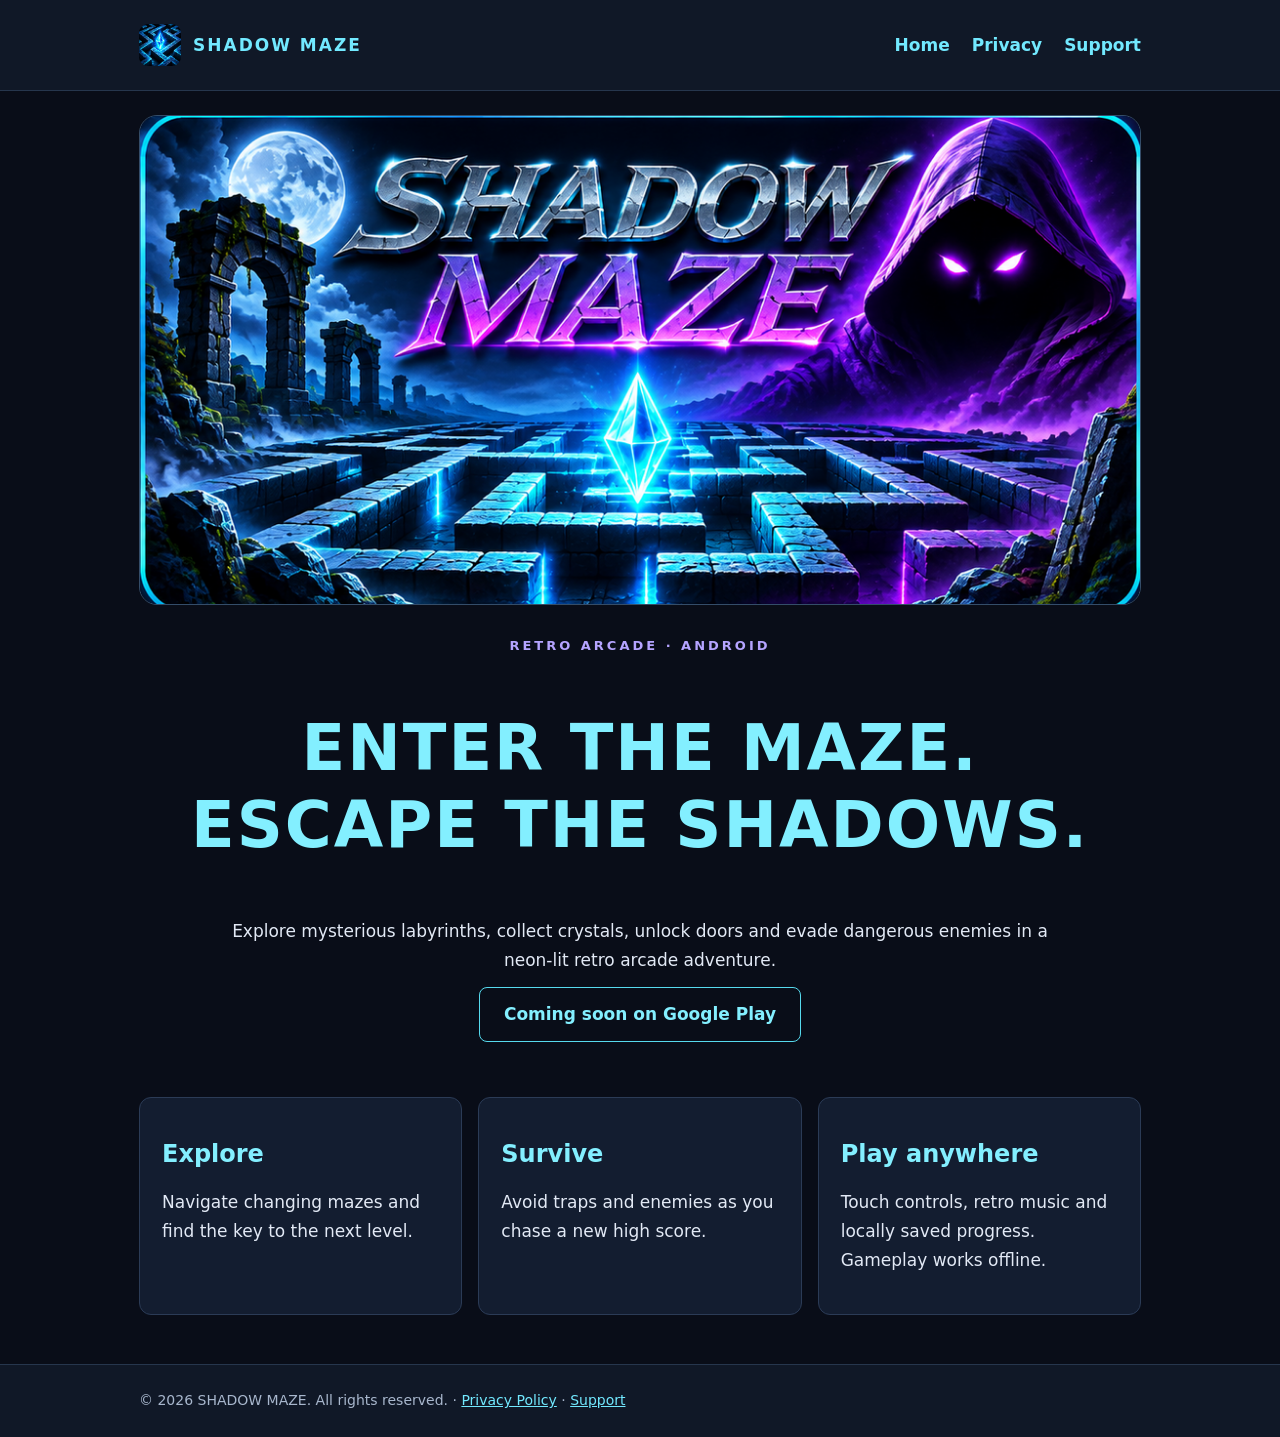
<file: index.html>
<!doctype html><html lang="en"><head><meta charset="utf-8"><meta name="viewport" content="width=device-width, initial-scale=1"><meta name="description" content="SHADOW MAZE official Android arcade game website"><title>Official website | SHADOW MAZE</title><link rel="icon" href="assets/icon.png"><link rel="stylesheet" href="style.css"></head><body><header><nav aria-label="Main navigation"><a class="brand" href="index.html"><img src="assets/icon.png" alt="">SHADOW MAZE</a><span><a href="index.html">Home</a><a href="privacy.html">Privacy</a><a href="support.html">Support</a></span></nav></header><main class=""><img class="hero" src="assets/feature.png" alt="SHADOW MAZE promotional artwork"><section class="intro"><div class="tag">RETRO ARCADE · ANDROID</div><h1>ENTER THE MAZE.<br>ESCAPE THE SHADOWS.</h1><p>Explore mysterious labyrinths, collect crystals, unlock doors and evade dangerous enemies in a neon-lit retro arcade adventure.</p><span class="status">Coming soon on Google Play</span></section><section class="features" aria-label="Game features"><article><h2>Explore</h2><p>Navigate changing mazes and find the key to the next level.</p></article><article><h2>Survive</h2><p>Avoid traps and enemies as you chase a new high score.</p></article><article><h2>Play anywhere</h2><p>Touch controls, retro music and locally saved progress. Gameplay works offline.</p></article></section></main><footer><div>© 2026 SHADOW MAZE. All rights reserved. · <a href="privacy.html">Privacy Policy</a> · <a href="support.html">Support</a></div></footer></body></html>
</file>
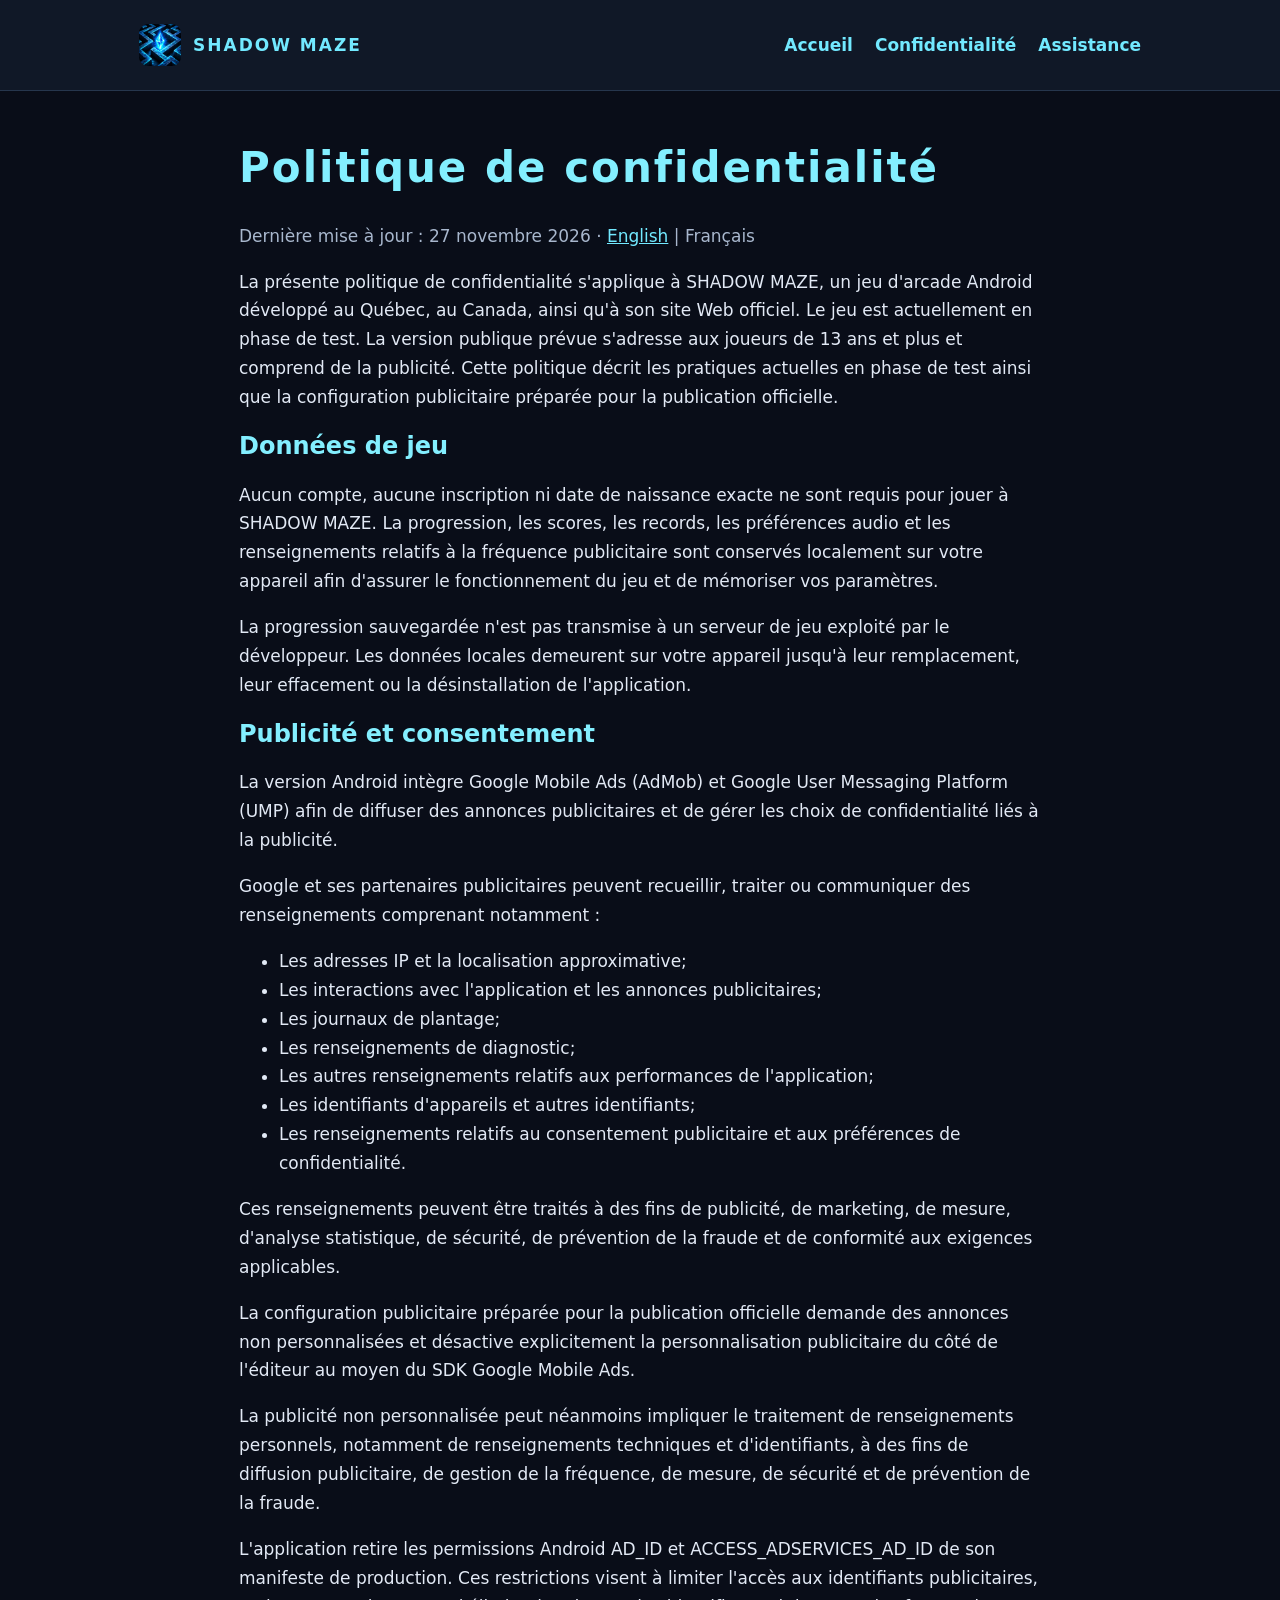
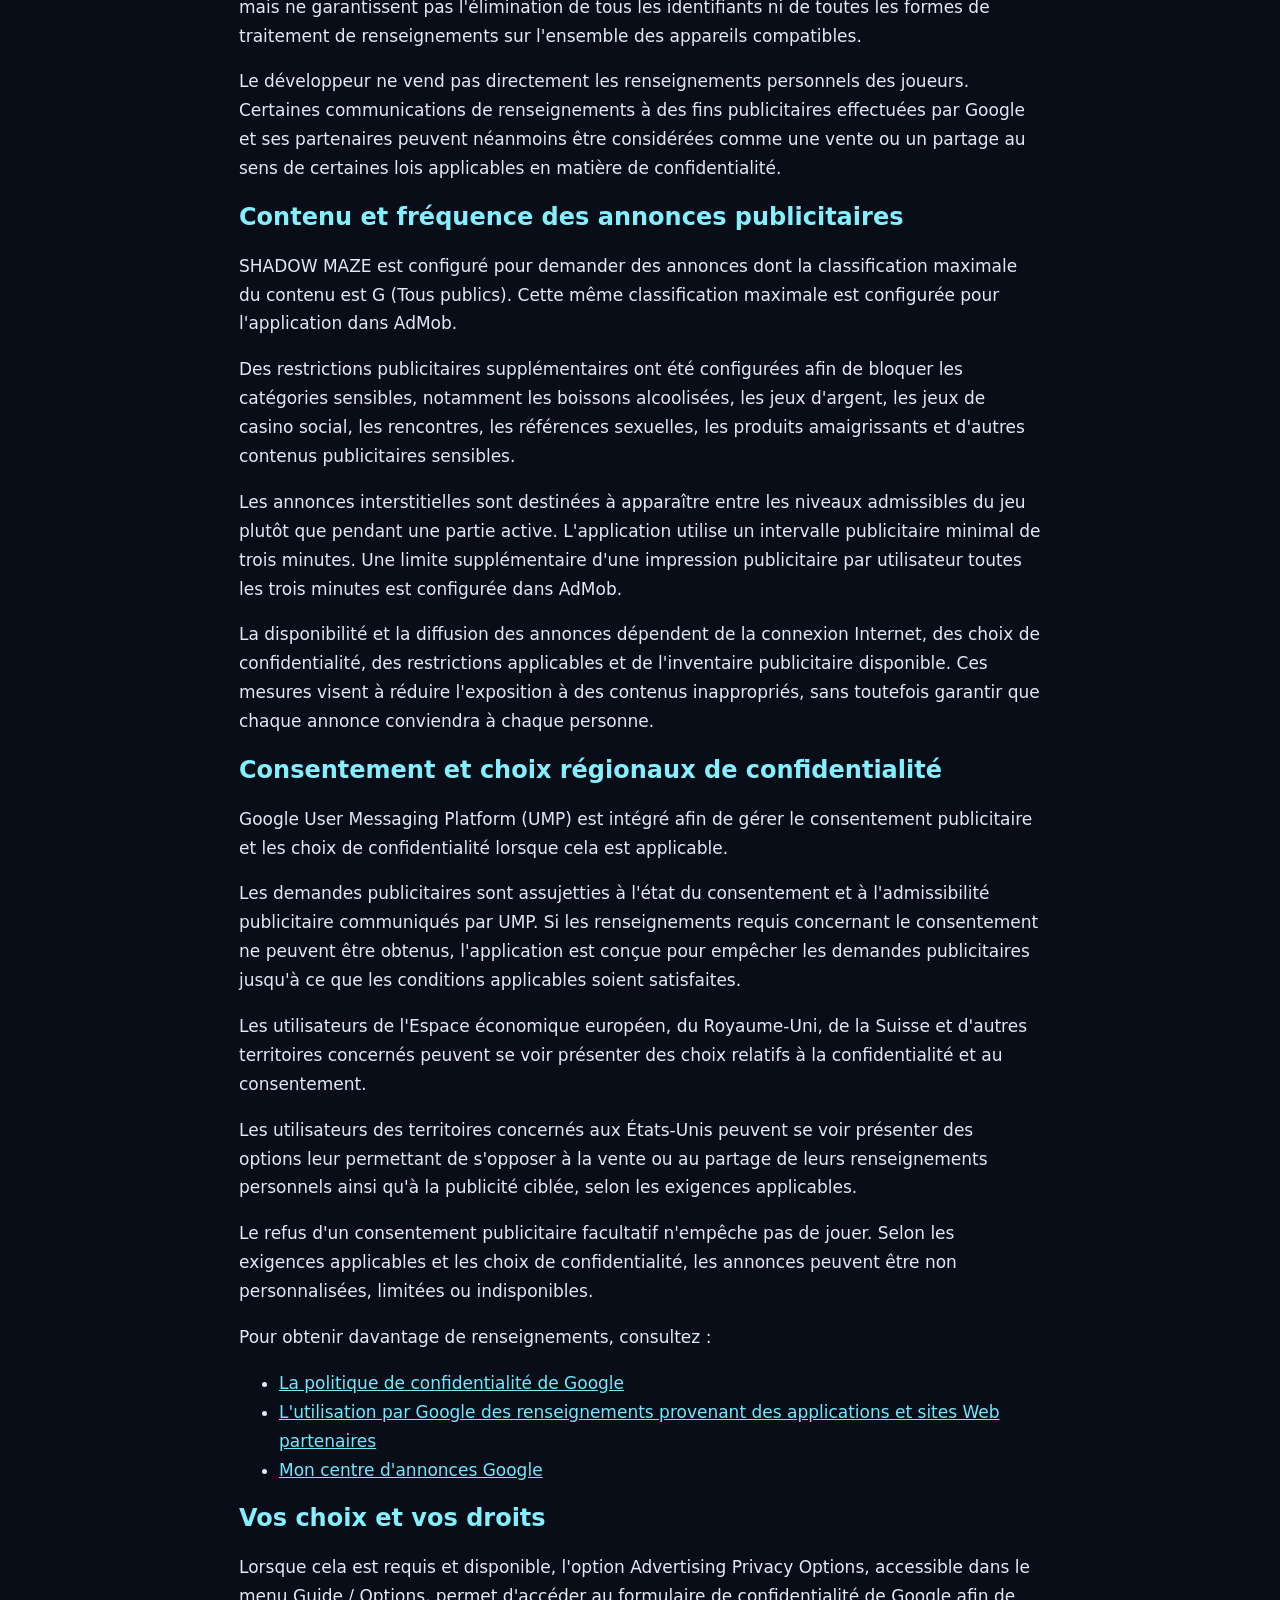
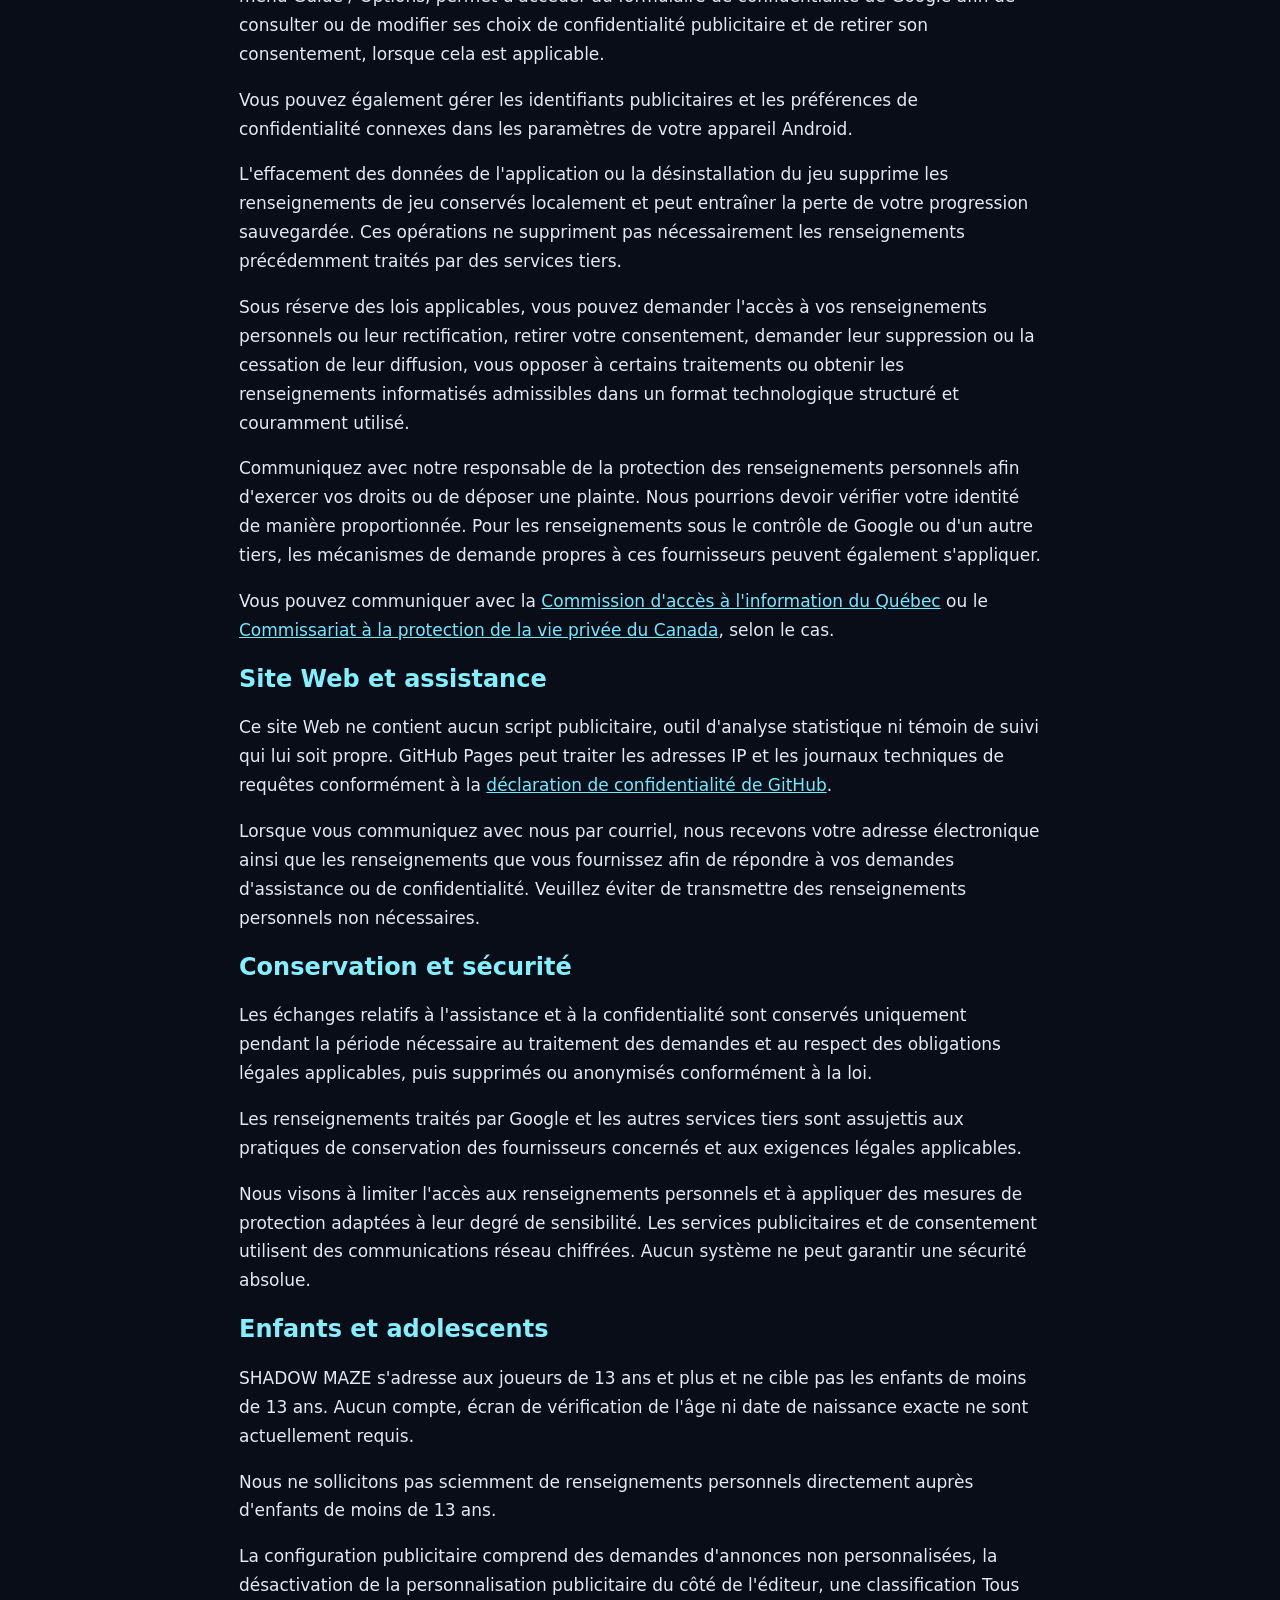
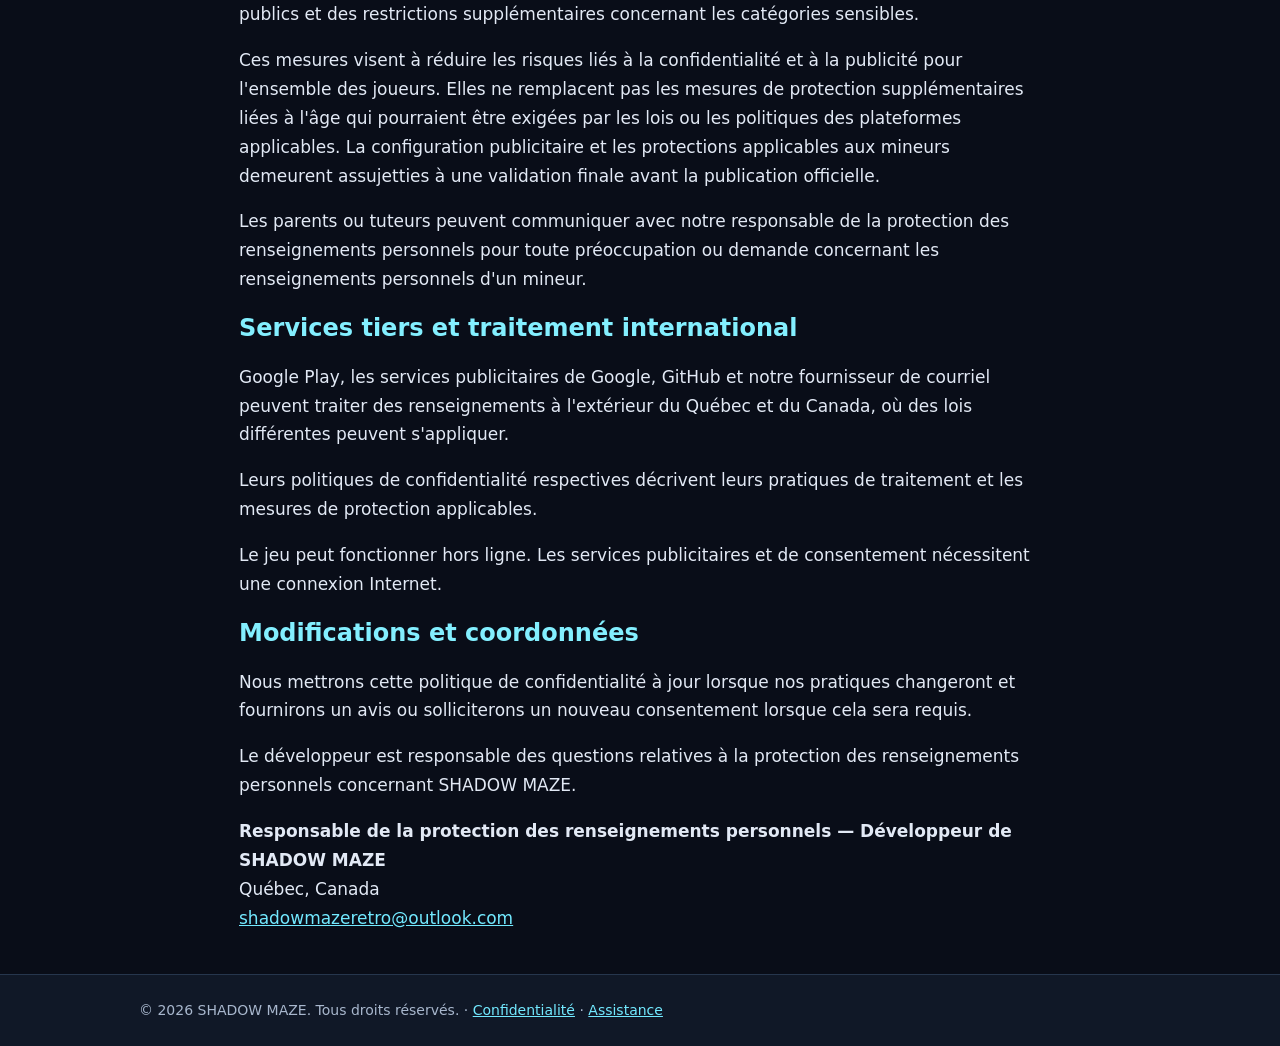
<file: privacy-fr.html>
<!doctype html>
<html lang="fr">
<head>
<meta charset="utf-8">
<meta name="viewport" content="width=device-width, initial-scale=1">
<meta name="description" content="Site officiel du jeu d'arcade Android SHADOW MAZE">
<title>Politique de confidentialité | SHADOW MAZE</title>
<link rel="icon" href="assets/icon.png">
<link rel="stylesheet" href="style.css">
</head>
<body>
<header>
<nav aria-label="Navigation principale">
<a class="brand" href="index.html"><img src="assets/icon.png" alt="">SHADOW MAZE</a>
<span>
<a href="index.html">Accueil</a>
<a href="privacy-fr.html">Confidentialité</a>
<a href="support.html">Assistance</a>
</span>
</nav>
</header>

<main class="legal">

<h1>Politique de confidentialité</h1>
<p class="muted">Dernière mise à jour : 27 novembre 2026 · <a href="privacy.html" hreflang="en" lang="en">English</a> | Français</p>

<p>La présente politique de confidentialité s'applique à SHADOW MAZE, un jeu d'arcade Android développé au Québec, au Canada, ainsi qu'à son site Web officiel. Le jeu est actuellement en phase de test. La version publique prévue s'adresse aux joueurs de 13 ans et plus et comprend de la publicité. Cette politique décrit les pratiques actuelles en phase de test ainsi que la configuration publicitaire préparée pour la publication officielle.</p>

<h2>Données de jeu</h2>

<p>Aucun compte, aucune inscription ni date de naissance exacte ne sont requis pour jouer à SHADOW MAZE. La progression, les scores, les records, les préférences audio et les renseignements relatifs à la fréquence publicitaire sont conservés localement sur votre appareil afin d'assurer le fonctionnement du jeu et de mémoriser vos paramètres.</p>

<p>La progression sauvegardée n'est pas transmise à un serveur de jeu exploité par le développeur. Les données locales demeurent sur votre appareil jusqu'à leur remplacement, leur effacement ou la désinstallation de l'application.</p>

<h2>Publicité et consentement</h2>

<p>La version Android intègre Google Mobile Ads (AdMob) et Google User Messaging Platform (UMP) afin de diffuser des annonces publicitaires et de gérer les choix de confidentialité liés à la publicité.</p>

<p>Google et ses partenaires publicitaires peuvent recueillir, traiter ou communiquer des renseignements comprenant notamment :</p>

<ul>
<li>Les adresses IP et la localisation approximative;</li>
<li>Les interactions avec l'application et les annonces publicitaires;</li>
<li>Les journaux de plantage;</li>
<li>Les renseignements de diagnostic;</li>
<li>Les autres renseignements relatifs aux performances de l'application;</li>
<li>Les identifiants d'appareils et autres identifiants;</li>
<li>Les renseignements relatifs au consentement publicitaire et aux préférences de confidentialité.</li>
</ul>

<p>Ces renseignements peuvent être traités à des fins de publicité, de marketing, de mesure, d'analyse statistique, de sécurité, de prévention de la fraude et de conformité aux exigences applicables.</p>

<p>La configuration publicitaire préparée pour la publication officielle demande des annonces non personnalisées et désactive explicitement la personnalisation publicitaire du côté de l'éditeur au moyen du SDK Google Mobile Ads.</p>

<p>La publicité non personnalisée peut néanmoins impliquer le traitement de renseignements personnels, notamment de renseignements techniques et d'identifiants, à des fins de diffusion publicitaire, de gestion de la fréquence, de mesure, de sécurité et de prévention de la fraude.</p>

<p>L'application retire les permissions Android AD_ID et ACCESS_ADSERVICES_AD_ID de son manifeste de production. Ces restrictions visent à limiter l'accès aux identifiants publicitaires, mais ne garantissent pas l'élimination de tous les identifiants ni de toutes les formes de traitement de renseignements sur l'ensemble des appareils compatibles.</p>

<p>Le développeur ne vend pas directement les renseignements personnels des joueurs. Certaines communications de renseignements à des fins publicitaires effectuées par Google et ses partenaires peuvent néanmoins être considérées comme une vente ou un partage au sens de certaines lois applicables en matière de confidentialité.</p>

<h2>Contenu et fréquence des annonces publicitaires</h2>

<p>SHADOW MAZE est configuré pour demander des annonces dont la classification maximale du contenu est G (Tous publics). Cette même classification maximale est configurée pour l'application dans AdMob.</p>

<p>Des restrictions publicitaires supplémentaires ont été configurées afin de bloquer les catégories sensibles, notamment les boissons alcoolisées, les jeux d'argent, les jeux de casino social, les rencontres, les références sexuelles, les produits amaigrissants et d'autres contenus publicitaires sensibles.</p>

<p>Les annonces interstitielles sont destinées à apparaître entre les niveaux admissibles du jeu plutôt que pendant une partie active. L'application utilise un intervalle publicitaire minimal de trois minutes. Une limite supplémentaire d'une impression publicitaire par utilisateur toutes les trois minutes est configurée dans AdMob.</p>

<p>La disponibilité et la diffusion des annonces dépendent de la connexion Internet, des choix de confidentialité, des restrictions applicables et de l'inventaire publicitaire disponible. Ces mesures visent à réduire l'exposition à des contenus inappropriés, sans toutefois garantir que chaque annonce conviendra à chaque personne.</p>

<h2>Consentement et choix régionaux de confidentialité</h2>

<p>Google User Messaging Platform (UMP) est intégré afin de gérer le consentement publicitaire et les choix de confidentialité lorsque cela est applicable.</p>

<p>Les demandes publicitaires sont assujetties à l'état du consentement et à l'admissibilité publicitaire communiqués par UMP. Si les renseignements requis concernant le consentement ne peuvent être obtenus, l'application est conçue pour empêcher les demandes publicitaires jusqu'à ce que les conditions applicables soient satisfaites.</p>

<p>Les utilisateurs de l'Espace économique européen, du Royaume-Uni, de la Suisse et d'autres territoires concernés peuvent se voir présenter des choix relatifs à la confidentialité et au consentement.</p>

<p>Les utilisateurs des territoires concernés aux États-Unis peuvent se voir présenter des options leur permettant de s'opposer à la vente ou au partage de leurs renseignements personnels ainsi qu'à la publicité ciblée, selon les exigences applicables.</p>

<p>Le refus d'un consentement publicitaire facultatif n'empêche pas de jouer. Selon les exigences applicables et les choix de confidentialité, les annonces peuvent être non personnalisées, limitées ou indisponibles.</p>

<p>Pour obtenir davantage de renseignements, consultez :</p>

<ul>
<li><a href="https://policies.google.com/privacy?hl=fr">La politique de confidentialité de Google</a></li>
<li><a href="https://policies.google.com/technologies/partner-sites?hl=fr">L'utilisation par Google des renseignements provenant des applications et sites Web partenaires</a></li>
<li><a href="https://myadcenter.google.com/">Mon centre d'annonces Google</a></li>
</ul>

<h2>Vos choix et vos droits</h2>

<p>Lorsque cela est requis et disponible, l'option Advertising Privacy Options, accessible dans le menu Guide / Options, permet d'accéder au formulaire de confidentialité de Google afin de consulter ou de modifier ses choix de confidentialité publicitaire et de retirer son consentement, lorsque cela est applicable.</p>

<p>Vous pouvez également gérer les identifiants publicitaires et les préférences de confidentialité connexes dans les paramètres de votre appareil Android.</p>

<p>L'effacement des données de l'application ou la désinstallation du jeu supprime les renseignements de jeu conservés localement et peut entraîner la perte de votre progression sauvegardée. Ces opérations ne suppriment pas nécessairement les renseignements précédemment traités par des services tiers.</p>

<p>Sous réserve des lois applicables, vous pouvez demander l'accès à vos renseignements personnels ou leur rectification, retirer votre consentement, demander leur suppression ou la cessation de leur diffusion, vous opposer à certains traitements ou obtenir les renseignements informatisés admissibles dans un format technologique structuré et couramment utilisé.</p>

<p>Communiquez avec notre responsable de la protection des renseignements personnels afin d'exercer vos droits ou de déposer une plainte. Nous pourrions devoir vérifier votre identité de manière proportionnée. Pour les renseignements sous le contrôle de Google ou d'un autre tiers, les mécanismes de demande propres à ces fournisseurs peuvent également s'appliquer.</p>

<p>Vous pouvez communiquer avec la <a href="https://www.cai.gouv.qc.ca/">Commission d'accès à l'information du Québec</a> ou le <a href="https://www.priv.gc.ca/fr/">Commissariat à la protection de la vie privée du Canada</a>, selon le cas.</p>

<h2>Site Web et assistance</h2>

<p>Ce site Web ne contient aucun script publicitaire, outil d'analyse statistique ni témoin de suivi qui lui soit propre. GitHub Pages peut traiter les adresses IP et les journaux techniques de requêtes conformément à la <a href="https://docs.github.com/en/site-policy/privacy-policies/github-general-privacy-statement">déclaration de confidentialité de GitHub</a>.</p>

<p>Lorsque vous communiquez avec nous par courriel, nous recevons votre adresse électronique ainsi que les renseignements que vous fournissez afin de répondre à vos demandes d'assistance ou de confidentialité. Veuillez éviter de transmettre des renseignements personnels non nécessaires.</p>

<h2>Conservation et sécurité</h2>

<p>Les échanges relatifs à l'assistance et à la confidentialité sont conservés uniquement pendant la période nécessaire au traitement des demandes et au respect des obligations légales applicables, puis supprimés ou anonymisés conformément à la loi.</p>

<p>Les renseignements traités par Google et les autres services tiers sont assujettis aux pratiques de conservation des fournisseurs concernés et aux exigences légales applicables.</p>

<p>Nous visons à limiter l'accès aux renseignements personnels et à appliquer des mesures de protection adaptées à leur degré de sensibilité. Les services publicitaires et de consentement utilisent des communications réseau chiffrées. Aucun système ne peut garantir une sécurité absolue.</p>

<h2>Enfants et adolescents</h2>

<p>SHADOW MAZE s'adresse aux joueurs de 13 ans et plus et ne cible pas les enfants de moins de 13 ans. Aucun compte, écran de vérification de l'âge ni date de naissance exacte ne sont actuellement requis.</p>

<p>Nous ne sollicitons pas sciemment de renseignements personnels directement auprès d'enfants de moins de 13 ans.</p>

<p>La configuration publicitaire comprend des demandes d'annonces non personnalisées, la désactivation de la personnalisation publicitaire du côté de l'éditeur, une classification Tous publics et des restrictions supplémentaires concernant les catégories sensibles.</p>

<p>Ces mesures visent à réduire les risques liés à la confidentialité et à la publicité pour l'ensemble des joueurs. Elles ne remplacent pas les mesures de protection supplémentaires liées à l'âge qui pourraient être exigées par les lois ou les politiques des plateformes applicables. La configuration publicitaire et les protections applicables aux mineurs demeurent assujetties à une validation finale avant la publication officielle.</p>

<p>Les parents ou tuteurs peuvent communiquer avec notre responsable de la protection des renseignements personnels pour toute préoccupation ou demande concernant les renseignements personnels d'un mineur.</p>

<h2>Services tiers et traitement international</h2>

<p>Google Play, les services publicitaires de Google, GitHub et notre fournisseur de courriel peuvent traiter des renseignements à l'extérieur du Québec et du Canada, où des lois différentes peuvent s'appliquer.</p>

<p>Leurs politiques de confidentialité respectives décrivent leurs pratiques de traitement et les mesures de protection applicables.</p>

<p>Le jeu peut fonctionner hors ligne. Les services publicitaires et de consentement nécessitent une connexion Internet.</p>

<h2>Modifications et coordonnées</h2>

<p>Nous mettrons cette politique de confidentialité à jour lorsque nos pratiques changeront et fournirons un avis ou solliciterons un nouveau consentement lorsque cela sera requis.</p>

<p>Le développeur est responsable des questions relatives à la protection des renseignements personnels concernant SHADOW MAZE.</p>

<p>
<strong>Responsable de la protection des renseignements personnels — Développeur de SHADOW MAZE</strong><br>
Québec, Canada<br>
<a href="mailto:shadowmazeretro@outlook.com">shadowmazeretro@outlook.com</a>
</p>

</main>

<footer>
<div>
© 2026 SHADOW MAZE. Tous droits réservés. ·
<a href="privacy-fr.html">Confidentialité</a> ·
<a href="support.html">Assistance</a>
</div>
</footer>

</body>
</html>
</file>
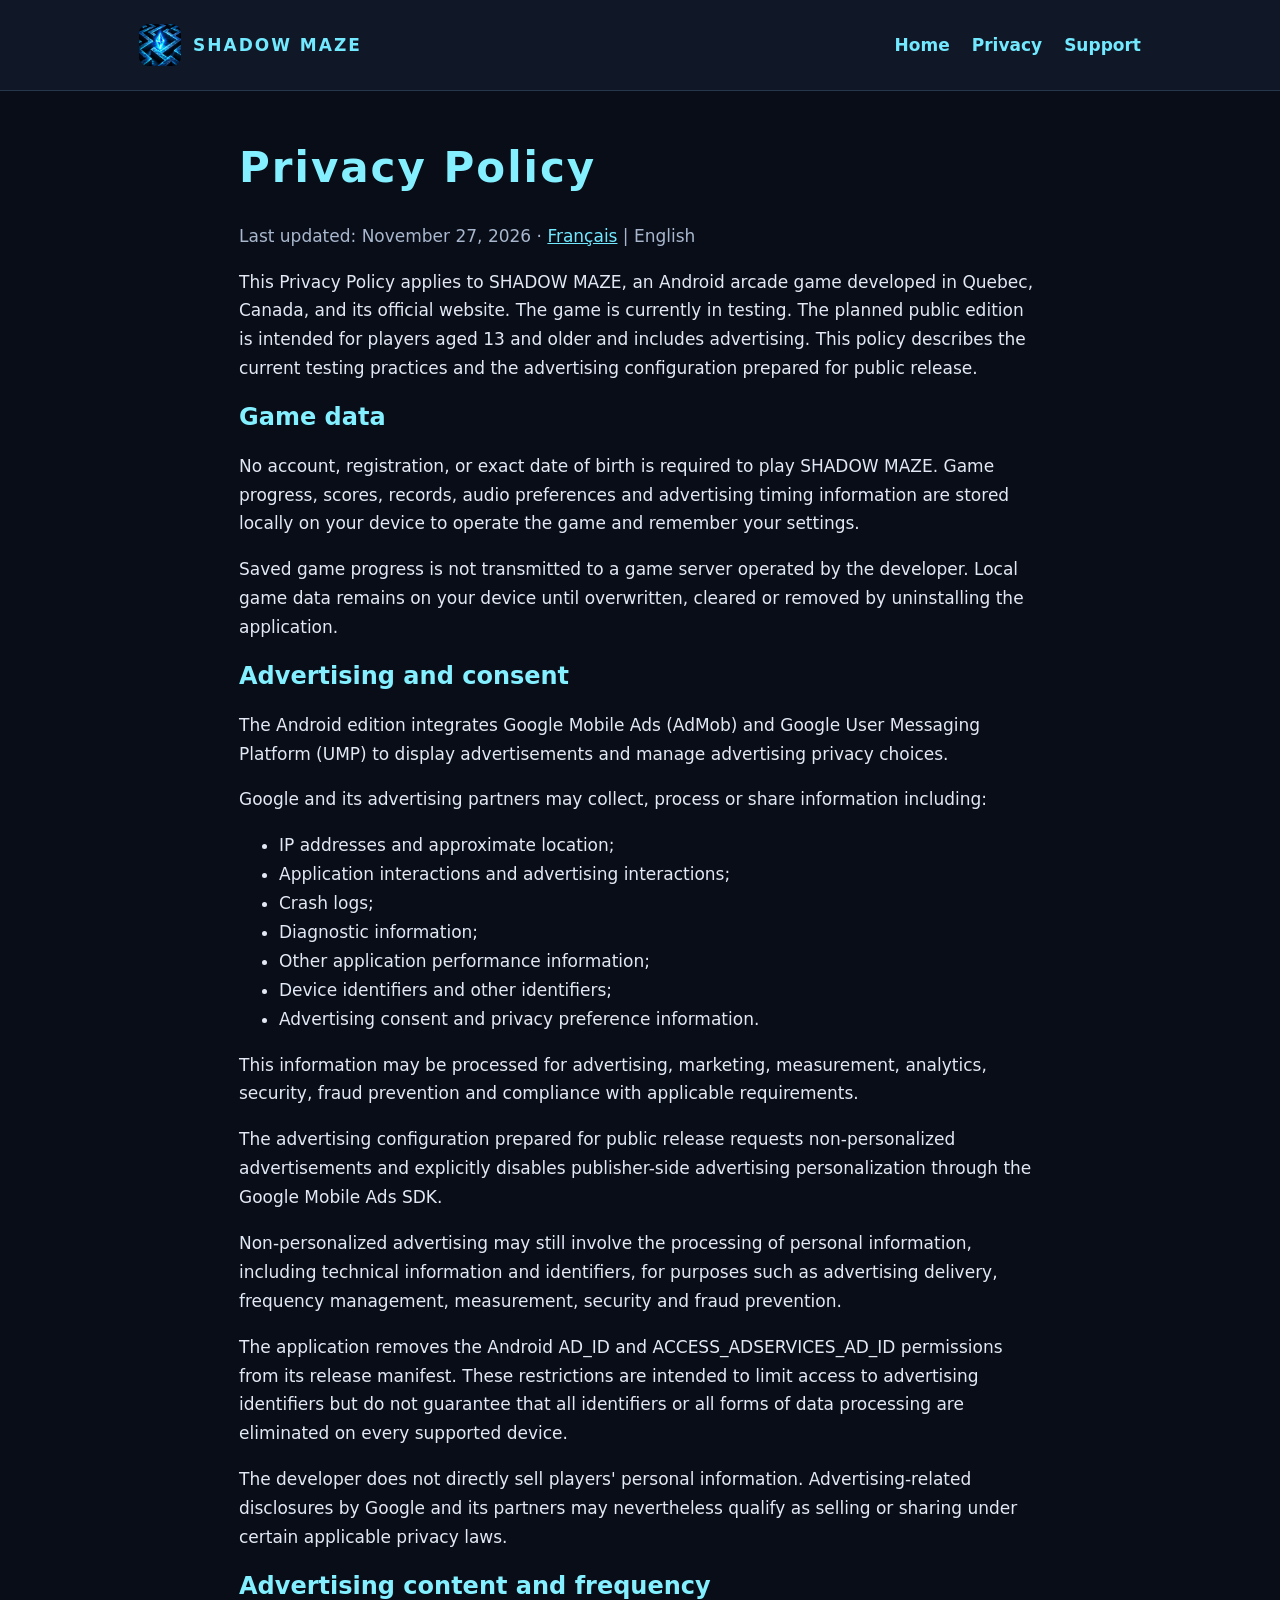
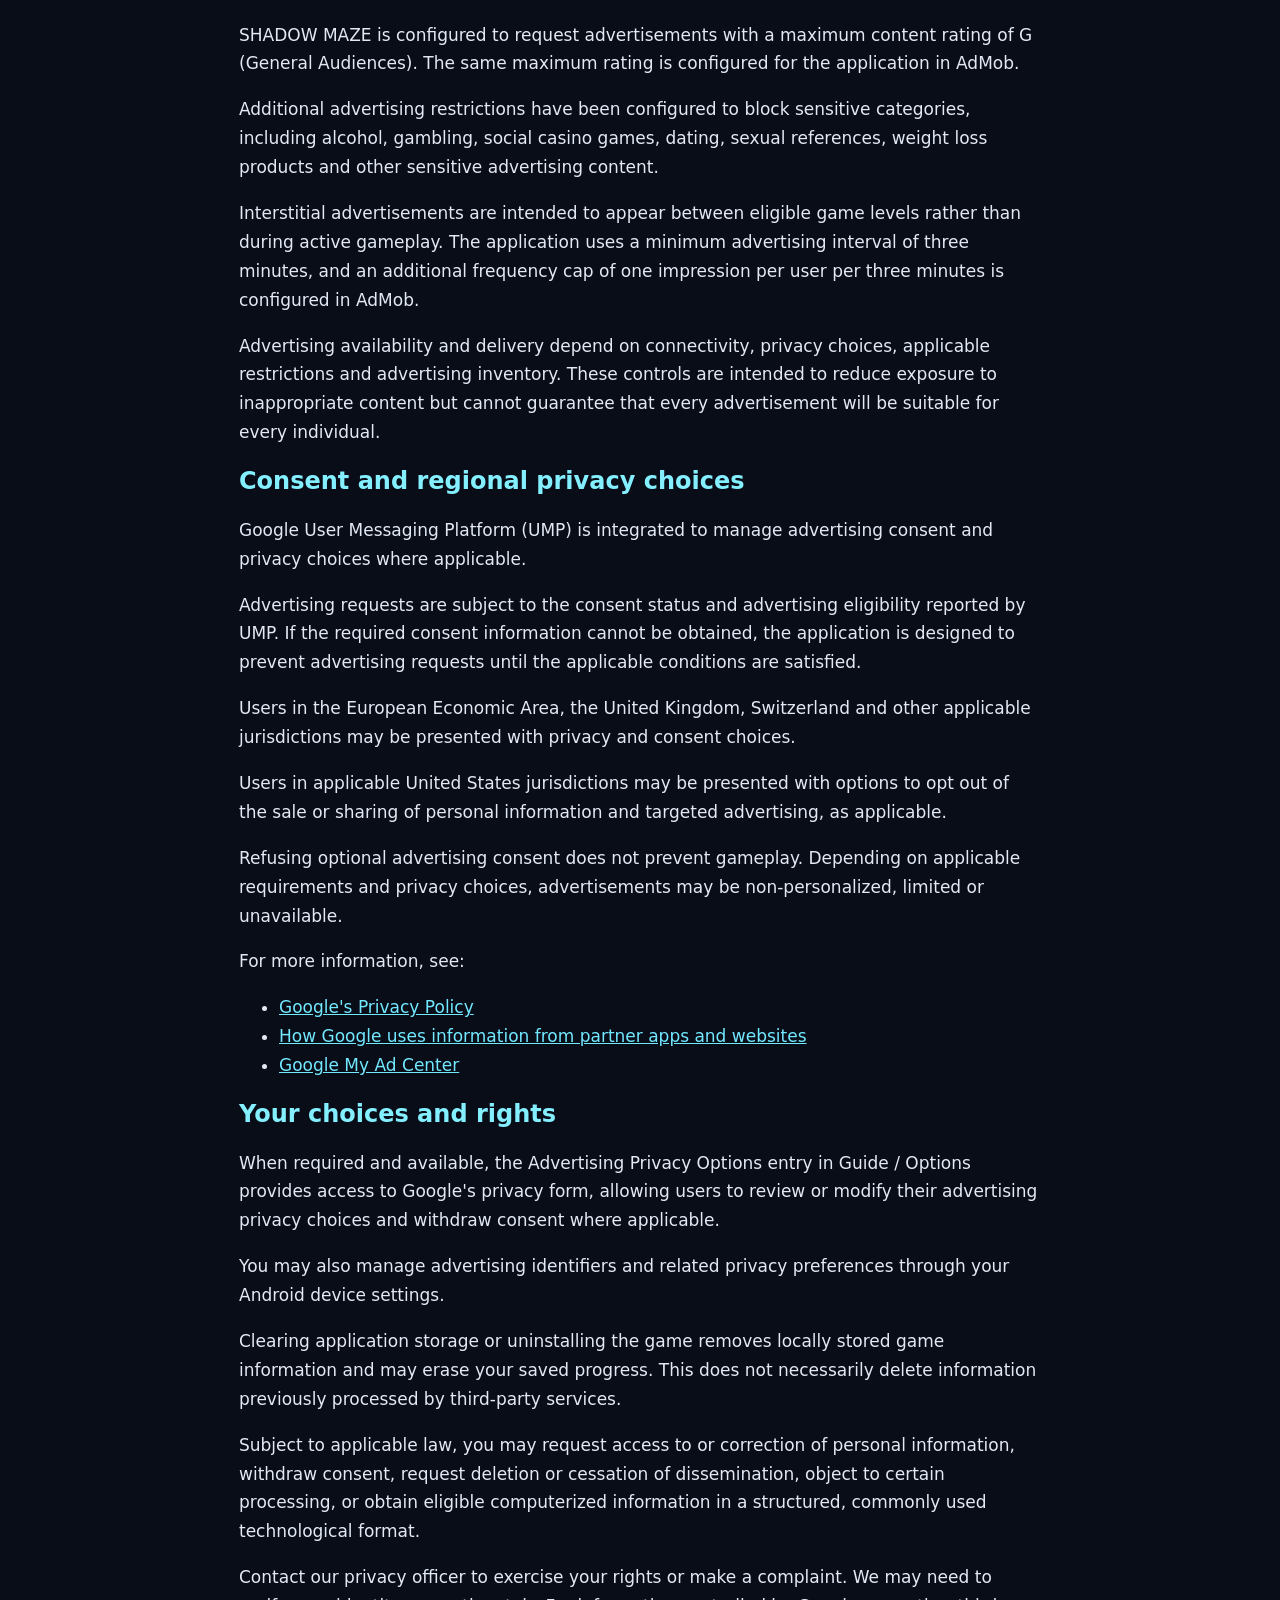
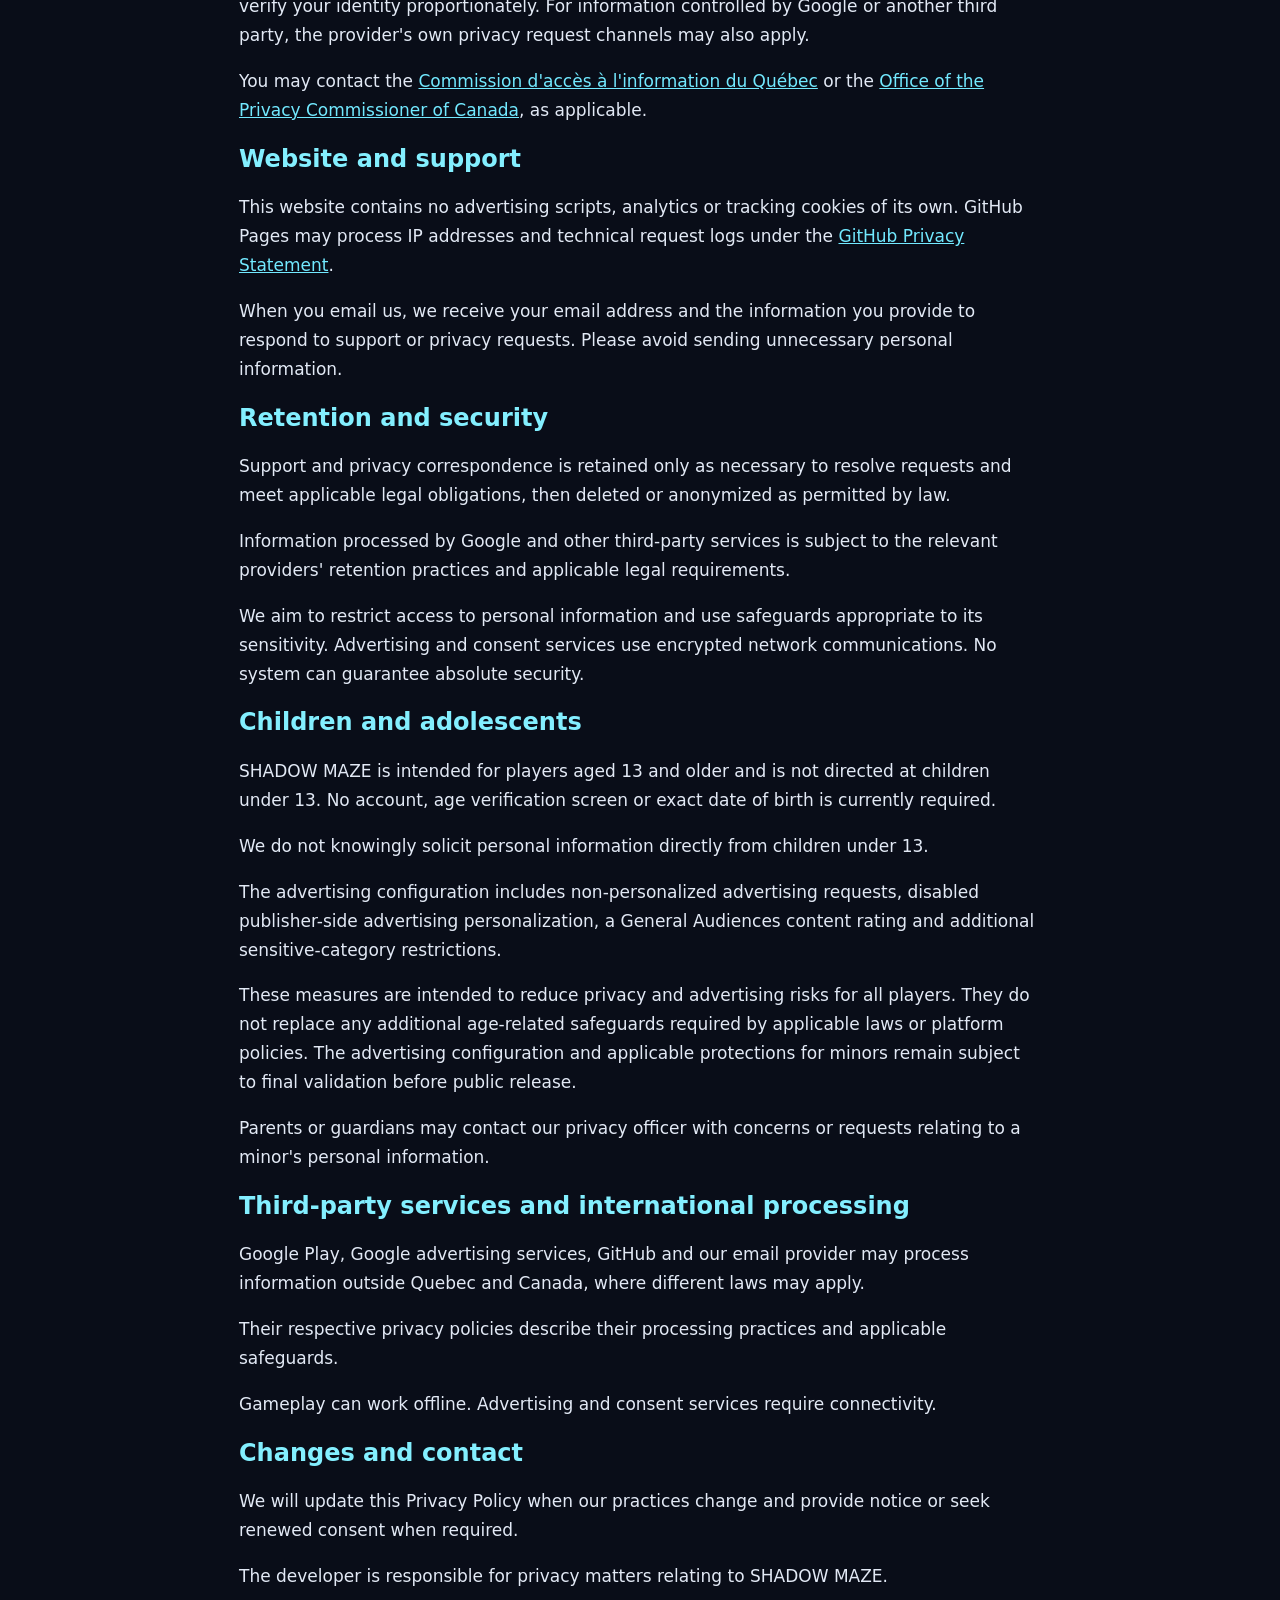
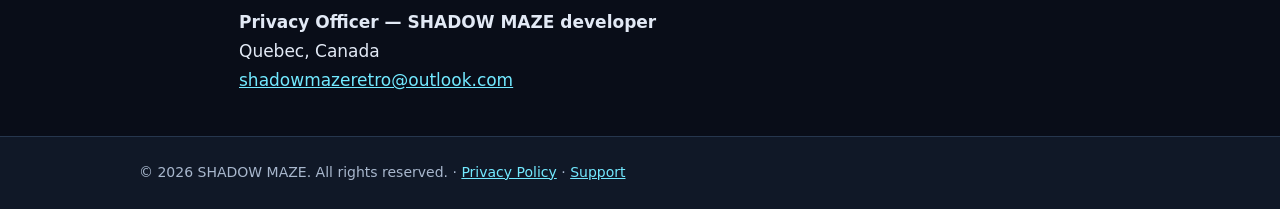
<file: privacy.html>
<!doctype html>
<html lang="en">
<head>
<meta charset="utf-8">
<meta name="viewport" content="width=device-width, initial-scale=1">
<meta name="description" content="SHADOW MAZE official Android arcade game website">
<title>Privacy Policy | SHADOW MAZE</title>
<link rel="icon" href="assets/icon.png">
<link rel="stylesheet" href="style.css">
</head>
<body>
<header>
<nav aria-label="Main navigation">
<a class="brand" href="index.html"><img src="assets/icon.png" alt="">SHADOW MAZE</a>
<span>
<a href="index.html">Home</a>
<a href="privacy.html">Privacy</a>
<a href="support.html">Support</a>
</span>
</nav>
</header>

<main class="legal">

<h1>Privacy Policy</h1>
<p class="muted">Last updated: November 27, 2026 · <a href="privacy-fr.html" hreflang="fr" lang="fr">Français</a> | English</p>

<p>This Privacy Policy applies to SHADOW MAZE, an Android arcade game developed in Quebec, Canada, and its official website. The game is currently in testing. The planned public edition is intended for players aged 13 and older and includes advertising. This policy describes the current testing practices and the advertising configuration prepared for public release.</p>

<h2>Game data</h2>

<p>No account, registration, or exact date of birth is required to play SHADOW MAZE. Game progress, scores, records, audio preferences and advertising timing information are stored locally on your device to operate the game and remember your settings.</p>

<p>Saved game progress is not transmitted to a game server operated by the developer. Local game data remains on your device until overwritten, cleared or removed by uninstalling the application.</p>

<h2>Advertising and consent</h2>

<p>The Android edition integrates Google Mobile Ads (AdMob) and Google User Messaging Platform (UMP) to display advertisements and manage advertising privacy choices.</p>

<p>Google and its advertising partners may collect, process or share information including:</p>

<ul>
<li>IP addresses and approximate location;</li>
<li>Application interactions and advertising interactions;</li>
<li>Crash logs;</li>
<li>Diagnostic information;</li>
<li>Other application performance information;</li>
<li>Device identifiers and other identifiers;</li>
<li>Advertising consent and privacy preference information.</li>
</ul>

<p>This information may be processed for advertising, marketing, measurement, analytics, security, fraud prevention and compliance with applicable requirements.</p>

<p>The advertising configuration prepared for public release requests non-personalized advertisements and explicitly disables publisher-side advertising personalization through the Google Mobile Ads SDK.</p>

<p>Non-personalized advertising may still involve the processing of personal information, including technical information and identifiers, for purposes such as advertising delivery, frequency management, measurement, security and fraud prevention.</p>

<p>The application removes the Android AD_ID and ACCESS_ADSERVICES_AD_ID permissions from its release manifest. These restrictions are intended to limit access to advertising identifiers but do not guarantee that all identifiers or all forms of data processing are eliminated on every supported device.</p>

<p>The developer does not directly sell players' personal information. Advertising-related disclosures by Google and its partners may nevertheless qualify as selling or sharing under certain applicable privacy laws.</p>

<h2>Advertising content and frequency</h2>

<p>SHADOW MAZE is configured to request advertisements with a maximum content rating of G (General Audiences). The same maximum rating is configured for the application in AdMob.</p>

<p>Additional advertising restrictions have been configured to block sensitive categories, including alcohol, gambling, social casino games, dating, sexual references, weight loss products and other sensitive advertising content.</p>

<p>Interstitial advertisements are intended to appear between eligible game levels rather than during active gameplay. The application uses a minimum advertising interval of three minutes, and an additional frequency cap of one impression per user per three minutes is configured in AdMob.</p>

<p>Advertising availability and delivery depend on connectivity, privacy choices, applicable restrictions and advertising inventory. These controls are intended to reduce exposure to inappropriate content but cannot guarantee that every advertisement will be suitable for every individual.</p>

<h2>Consent and regional privacy choices</h2>

<p>Google User Messaging Platform (UMP) is integrated to manage advertising consent and privacy choices where applicable.</p>

<p>Advertising requests are subject to the consent status and advertising eligibility reported by UMP. If the required consent information cannot be obtained, the application is designed to prevent advertising requests until the applicable conditions are satisfied.</p>

<p>Users in the European Economic Area, the United Kingdom, Switzerland and other applicable jurisdictions may be presented with privacy and consent choices.</p>

<p>Users in applicable United States jurisdictions may be presented with options to opt out of the sale or sharing of personal information and targeted advertising, as applicable.</p>

<p>Refusing optional advertising consent does not prevent gameplay. Depending on applicable requirements and privacy choices, advertisements may be non-personalized, limited or unavailable.</p>

<p>For more information, see:</p>

<ul>
<li><a href="https://policies.google.com/privacy">Google's Privacy Policy</a></li>
<li><a href="https://policies.google.com/technologies/partner-sites">How Google uses information from partner apps and websites</a></li>
<li><a href="https://myadcenter.google.com/">Google My Ad Center</a></li>
</ul>

<h2>Your choices and rights</h2>

<p>When required and available, the Advertising Privacy Options entry in Guide / Options provides access to Google's privacy form, allowing users to review or modify their advertising privacy choices and withdraw consent where applicable.</p>

<p>You may also manage advertising identifiers and related privacy preferences through your Android device settings.</p>

<p>Clearing application storage or uninstalling the game removes locally stored game information and may erase your saved progress. This does not necessarily delete information previously processed by third-party services.</p>

<p>Subject to applicable law, you may request access to or correction of personal information, withdraw consent, request deletion or cessation of dissemination, object to certain processing, or obtain eligible computerized information in a structured, commonly used technological format.</p>

<p>Contact our privacy officer to exercise your rights or make a complaint. We may need to verify your identity proportionately. For information controlled by Google or another third party, the provider's own privacy request channels may also apply.</p>

<p>You may contact the <a href="https://www.cai.gouv.qc.ca/">Commission d'accès à l'information du Québec</a> or the <a href="https://www.priv.gc.ca/">Office of the Privacy Commissioner of Canada</a>, as applicable.</p>

<h2>Website and support</h2>

<p>This website contains no advertising scripts, analytics or tracking cookies of its own. GitHub Pages may process IP addresses and technical request logs under the <a href="https://docs.github.com/en/site-policy/privacy-policies/github-general-privacy-statement">GitHub Privacy Statement</a>.</p>

<p>When you email us, we receive your email address and the information you provide to respond to support or privacy requests. Please avoid sending unnecessary personal information.</p>

<h2>Retention and security</h2>

<p>Support and privacy correspondence is retained only as necessary to resolve requests and meet applicable legal obligations, then deleted or anonymized as permitted by law.</p>

<p>Information processed by Google and other third-party services is subject to the relevant providers' retention practices and applicable legal requirements.</p>

<p>We aim to restrict access to personal information and use safeguards appropriate to its sensitivity. Advertising and consent services use encrypted network communications. No system can guarantee absolute security.</p>

<h2>Children and adolescents</h2>

<p>SHADOW MAZE is intended for players aged 13 and older and is not directed at children under 13. No account, age verification screen or exact date of birth is currently required.</p>

<p>We do not knowingly solicit personal information directly from children under 13.</p>

<p>The advertising configuration includes non-personalized advertising requests, disabled publisher-side advertising personalization, a General Audiences content rating and additional sensitive-category restrictions.</p>

<p>These measures are intended to reduce privacy and advertising risks for all players. They do not replace any additional age-related safeguards required by applicable laws or platform policies. The advertising configuration and applicable protections for minors remain subject to final validation before public release.</p>

<p>Parents or guardians may contact our privacy officer with concerns or requests relating to a minor's personal information.</p>

<h2>Third-party services and international processing</h2>

<p>Google Play, Google advertising services, GitHub and our email provider may process information outside Quebec and Canada, where different laws may apply.</p>

<p>Their respective privacy policies describe their processing practices and applicable safeguards.</p>

<p>Gameplay can work offline. Advertising and consent services require connectivity.</p>

<h2>Changes and contact</h2>

<p>We will update this Privacy Policy when our practices change and provide notice or seek renewed consent when required.</p>

<p>The developer is responsible for privacy matters relating to SHADOW MAZE.</p>

<p>
<strong>Privacy Officer — SHADOW MAZE developer</strong><br>
Quebec, Canada<br>
<a href="mailto:shadowmazeretro@outlook.com">shadowmazeretro@outlook.com</a>
</p>

</main>

<footer>
<div>
© 2026 SHADOW MAZE. All rights reserved. ·
<a href="privacy.html">Privacy Policy</a> ·
<a href="support.html">Support</a>
</div>
</footer>

</body>
</html>
</file>
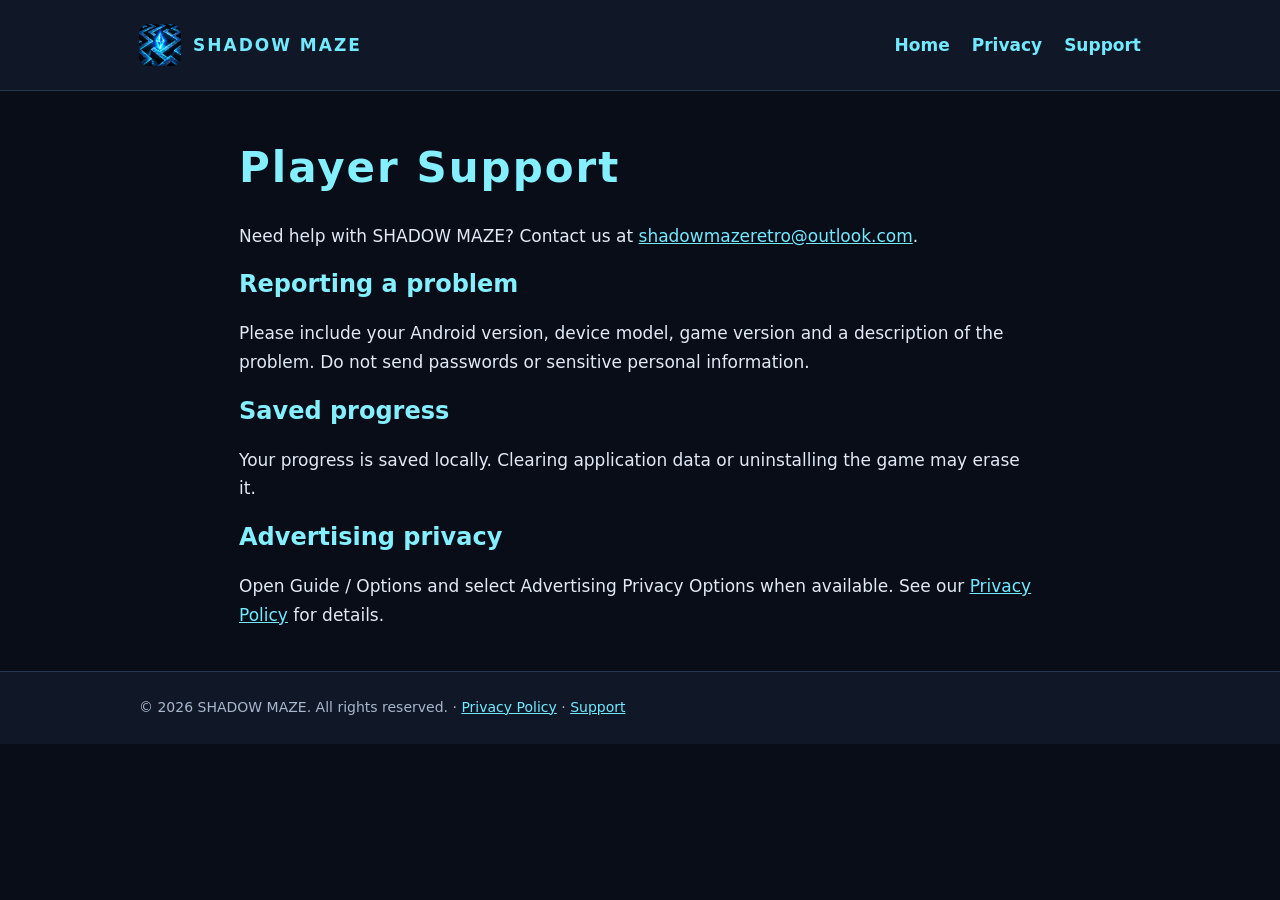
<file: support.html>
<!doctype html><html lang="en"><head><meta charset="utf-8"><meta name="viewport" content="width=device-width, initial-scale=1"><meta name="description" content="SHADOW MAZE official Android arcade game website"><title>Player Support | SHADOW MAZE</title><link rel="icon" href="assets/icon.png"><link rel="stylesheet" href="style.css"></head><body><header><nav aria-label="Main navigation"><a class="brand" href="index.html"><img src="assets/icon.png" alt="">SHADOW MAZE</a><span><a href="index.html">Home</a><a href="privacy.html">Privacy</a><a href="support.html">Support</a></span></nav></header><main class="legal"><h1>Player Support</h1><p>Need help with SHADOW MAZE? Contact us at <a href="mailto:shadowmazeretro@outlook.com">shadowmazeretro@outlook.com</a>.</p><h2>Reporting a problem</h2><p>Please include your Android version, device model, game version and a description of the problem. Do not send passwords or sensitive personal information.</p><h2>Saved progress</h2><p>Your progress is saved locally. Clearing application data or uninstalling the game may erase it.</p><h2>Advertising privacy</h2><p>Open Guide / Options and select Advertising Privacy Options when available. See our <a href="privacy.html">Privacy Policy</a> for details.</p></main><footer><div>© 2026 SHADOW MAZE. All rights reserved. · <a href="privacy.html">Privacy Policy</a> · <a href="support.html">Support</a></div></footer></body></html>
</file>
<file: style.css>
*{box-sizing:border-box}body{margin:0;background:#090d18;color:#e2e9f5;font:17px/1.7 system-ui,sans-serif}a{color:#72e9ff}header,footer{border-bottom:1px solid #26364d;background:#101827}nav,main,footer div{max-width:1050px;margin:auto;padding:24px}nav{display:flex;align-items:center;justify-content:space-between;gap:20px;flex-wrap:wrap}nav a{text-decoration:none;font-weight:700}nav span{display:flex;gap:22px;flex-wrap:wrap}.brand{display:flex;align-items:center;gap:12px;letter-spacing:2px}.brand img{width:42px;border-radius:9px}h1,h2{line-height:1.2;color:#83efff}h1{font-size:clamp(32px,6vw,64px);letter-spacing:2px}h2{font-size:24px}p{max-width:78ch}.hero{width:100%;display:block;border:1px solid #344d69;border-radius:18px}.intro{text-align:center;padding:30px 0}.intro p{margin:12px auto}.tag{color:#b5a4ff;letter-spacing:3px;font-size:13px;font-weight:bold}.status{display:inline-block;border:1px solid #56d9ed;padding:12px 24px;border-radius:8px;color:#83efff;font-weight:bold}.features{display:grid;grid-template-columns:repeat(auto-fit,minmax(220px,1fr));gap:16px;margin:25px 0}.features article{background:#131d30;border:1px solid #2b3b56;border-radius:12px;padding:22px}.legal{max-width:850px}.legal h1{font-size:42px}.muted,footer{color:#a8b7cd}footer{border-top:1px solid #26364d;border-bottom:0;font-size:14px}a:focus-visible{outline:3px solid #fff;outline-offset:4px}
</file>
